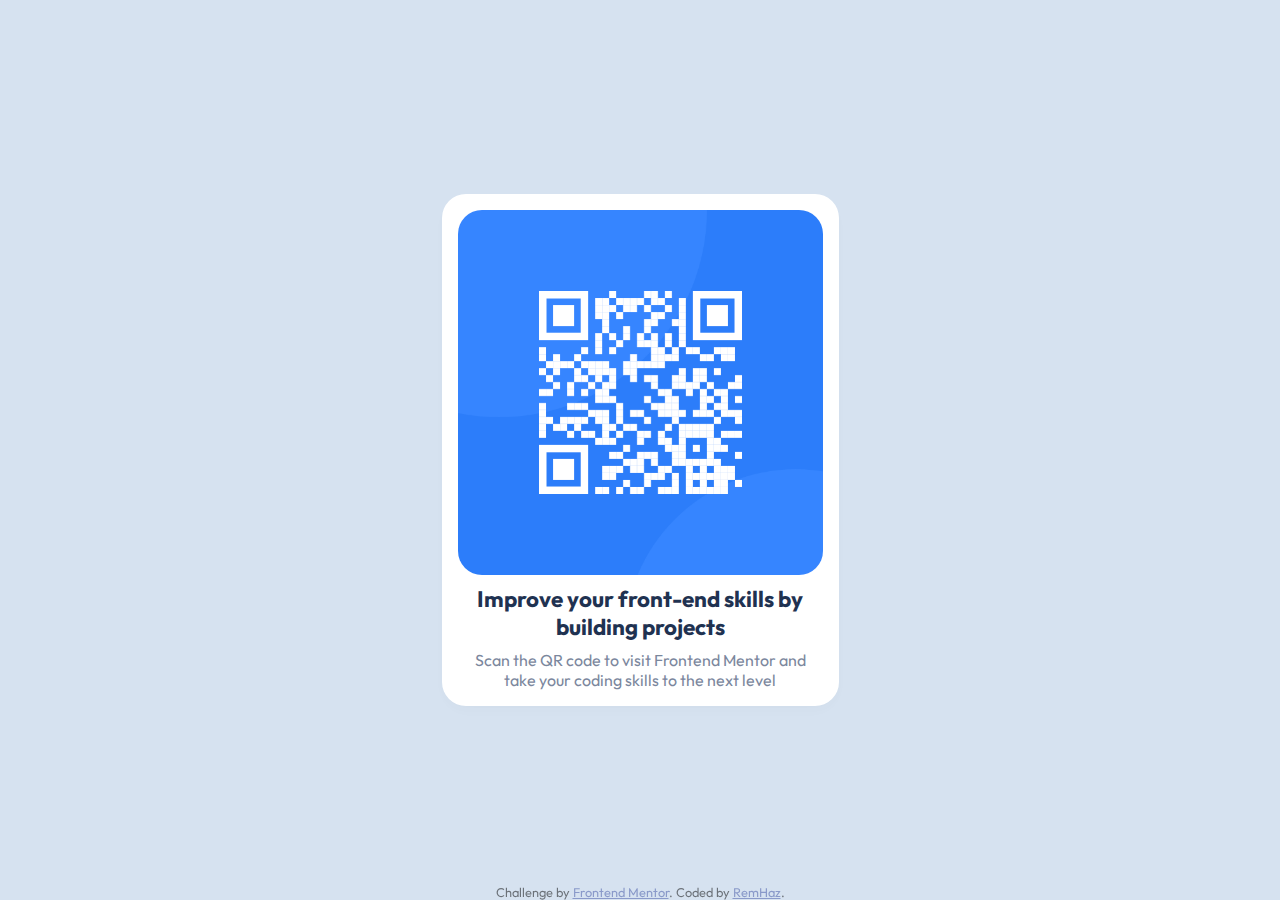
<file: index.html>
<!DOCTYPE html>
<html lang="en">

<head>
  <meta charset="UTF-8" />
  <meta name="viewport" content="width=device-width, initial-scale=1.0" />
  <!-- displays site properly based on user's device -->

  <link rel="icon" type="image/png" sizes="32x32" href="./images/favicon-32x32.png" />

  <title>Frontend Mentor | QR code component</title>

  <!-- Feel free to remove these styles or customise in your own stylesheet 👍 -->

  <link rel="preconnect" href="https://fonts.googleapis.com" />
  <link rel="preconnect" href="https://fonts.gstatic.com" crossorigin />
  <link
    href="https://fonts.googleapis.com/css2?family=Lora:ital,wght@0,400;0,700;1,400;1,700&family=Outfit:wght@400;700&display=swap"
    rel="stylesheet" />
  <link href="styles.css" rel="stylesheet" />
</head>

<body class="superCenter">
  <main class="white_box">
    <img src="./images/image-qr-code.png" />
    <h1>
      Improve your front-end skills by building projects
    </h1>

    <p>
      Scan the QR code to visit Frontend Mentor and take your coding skills to
      the next level
    </p>
  </main>
  <footer class="attribution">
    Challenge by
    <a href="https://www.frontendmentor.io?ref=challenge" target="_blank">Frontend Mentor</a>. Coded by <a
      href="#">RemHaz</a>.
  </footer>
</body>

</html>
</file>
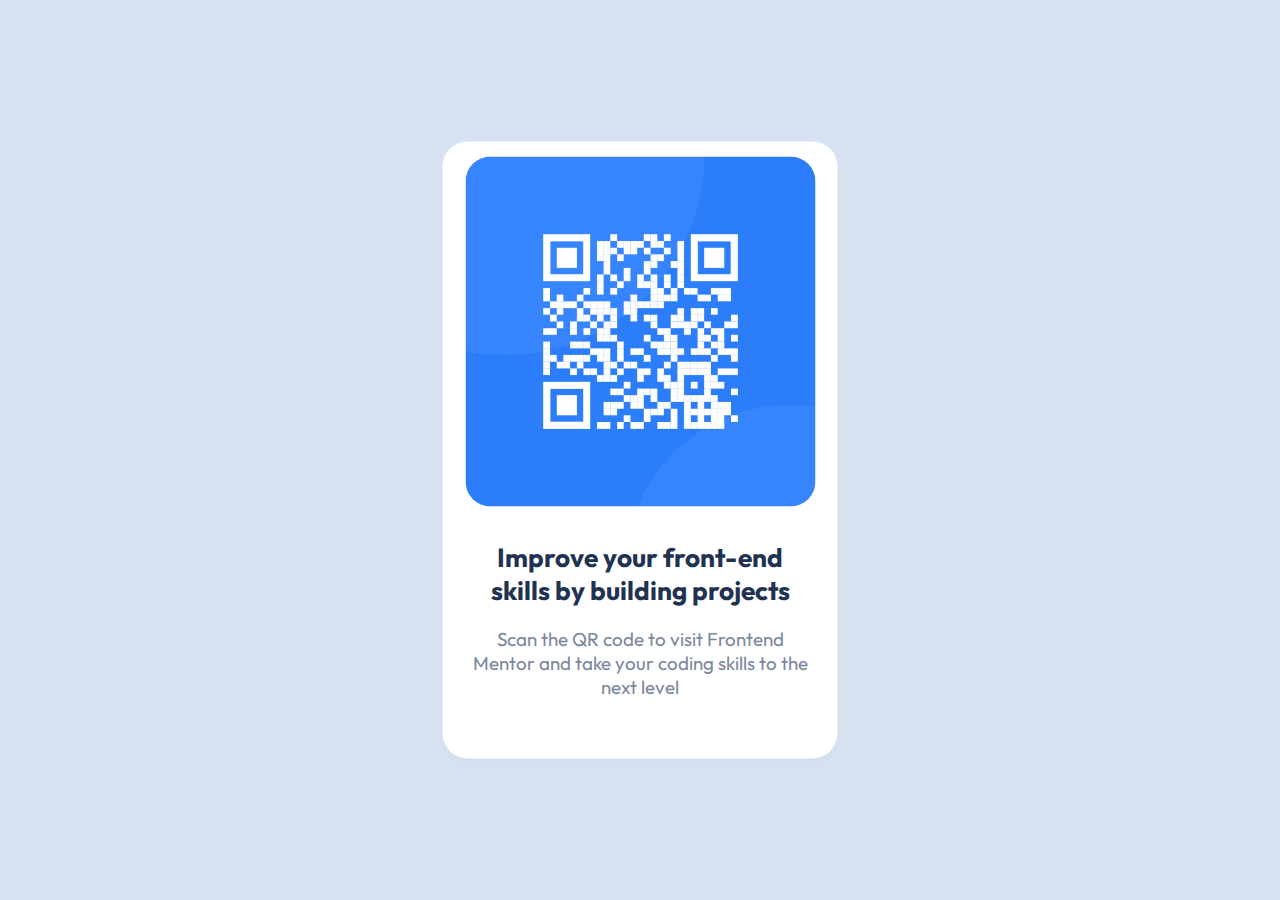
<file: qr-code-component-main/index.html>
<!DOCTYPE html>
<html lang="en">
<head>
  <meta charset="UTF-8">
  <meta name="viewport" content="width=device-width, initial-scale=1.0"> <!-- displays site properly based on user's device -->

  <link rel="icon" type="image/png" sizes="32x32" href="./images/favicon-32x32.png">
  
  <title>Frontend Mentor | QR code component</title>

  <!-- Feel free to remove these styles or customise in your own stylesheet 👍 -->

  <link href="styles.css" rel="stylesheet">
  <link rel="preconnect" href="https://fonts.googleapis.com">
  <link rel="preconnect" href="https://fonts.gstatic.com" crossorigin>
  <link
    href="https://fonts.googleapis.com/css2?family=Lora:ital,wght@0,400;0,700;1,400;1,700&family=Outfit:wght@400;700&display=swap"
    rel="stylesheet">
</head>
<body>
  <div class="outer">
    <div class="white_box">
      <img class="qr_img" src="/qr-code-component-main/images/image-qr-code.png" width="350" height="350">
      <div class="part1">
        Improve your front-end skills by building projects
      </div>

      <div class="part2">
        Scan the QR code to visit Frontend Mentor and take your coding skills to the next level
      </div>
    </div>
  </div>
  <!-- <div class="attribution">
    Challenge by <a href="https://www.frontendmentor.io?ref=challenge" target="_blank">Frontend Mentor</a>. 
    Coded by <a href="#">RemHaz</a>. -->
  </div>

</body>
</html>
</file>
<file: styles.css>
:root {
  --bodyBackground: hsl(212, 45%, 89%);
  --headingText: hsl(218, 44%, 22%);
  --intructionsText: hsl(220, 15%, 55%);
  --linkText: hsl(228, 45%, 44%);
}

* {
  padding: 0;
  margin: 0;
}

html {
  font-style: clamp(12px, 1.75vw, 18px);
}

body {
  background-color: var(--bodyBackground);
  font-family: Outfit, Arial, "Helvetica Neue", Helvetica, sans-serif;
}

body.superCenter {
  min-height: 100vh;
}

.superCenter {
  display: grid;
  place-items: center;
}

a {
  color: var(--linkText);
}

.white_box {
  display: flex;
  flex-flow: column;
  gap: 0.6em;

  width: min(75%, 365px);
  padding: 1em;
  border-radius: 1.5em;
  box-shadow: 0 4px 8px 0 rgba(0, 0, 0, 0.01), 0 6px 20px 0 rgba(0, 0, 0, 0.01);
  background-color: white;

  text-align: center;
}

.white_box img {
  width: 100%;
  border-radius: 1.5rem;
}

.white_box h1 {
  padding-inline: 0.3em;

  color: var(--headingText);
  font-size: 1.4rem;

  font-weight: 700;
}

.white_box p {
  color: var(--intructionsText);
  font-weight: 400;
}

/*footer*/
.attribution {
  position: fixed;
  inset-inline: 0;
  bottom: 0;

  text-align: center;
  font-size: 0.8rem;

  opacity: 50%;
}
</file>
<file: qr-code-component-main/styles.css>
a {
  color: hsl(228, 45%, 44%);
}

body {
  display: flex;
  width: 100%;
  font-size: 15px;
  background-color: hsl(212, 45%, 89%);
}

.white_box {
  position: absolute;
  left: 50%;
  top: 50%;
  transform: translate(-50%, -50%);
  background-color: hsl(0, 0%, 100%);
  border-radius: 25px;
  padding: 15px;
  align-items: center;
  justify-content: center;
  min-height: min-content;
  max-height: min-content;
  width: 75%;
  max-width: 365px;
  margin: auto;
  text-align: center;
  box-shadow: 0 4px 8px 0 rgba(0, 0, 0, 0.01), 0 6px 20px 0 rgba(0, 0, 0, 0.01);
}

.qr_img {
  height: 100%;
  max-height: 100%;
  max-width: 100%;
  border-radius: 25px;
  margin: auto;
  margin-bottom: 30px;
}

.part1 {
  font-family: Outfit;
  font-weight: 700;
  font-size: 1.75em;
  color: hsl(218, 44%, 22%);
  padding: 0px 9px 0px;
  margin-bottom: 20px;
  text-align: center;
}

.part2 {
  font-family: Outfit;
  font-weight: 400;
  font-size: 1.25em;
  color: hsl(220, 15%, 55%);
  text-align: center;
  padding: 0px 15px 0px;
  margin-bottom: 45px;
}

/*footer*/
.attribution {
  opacity: 25%;
  font-family: Outfit;
  font-size: 11px;
  text-align: center;
}
</file>
